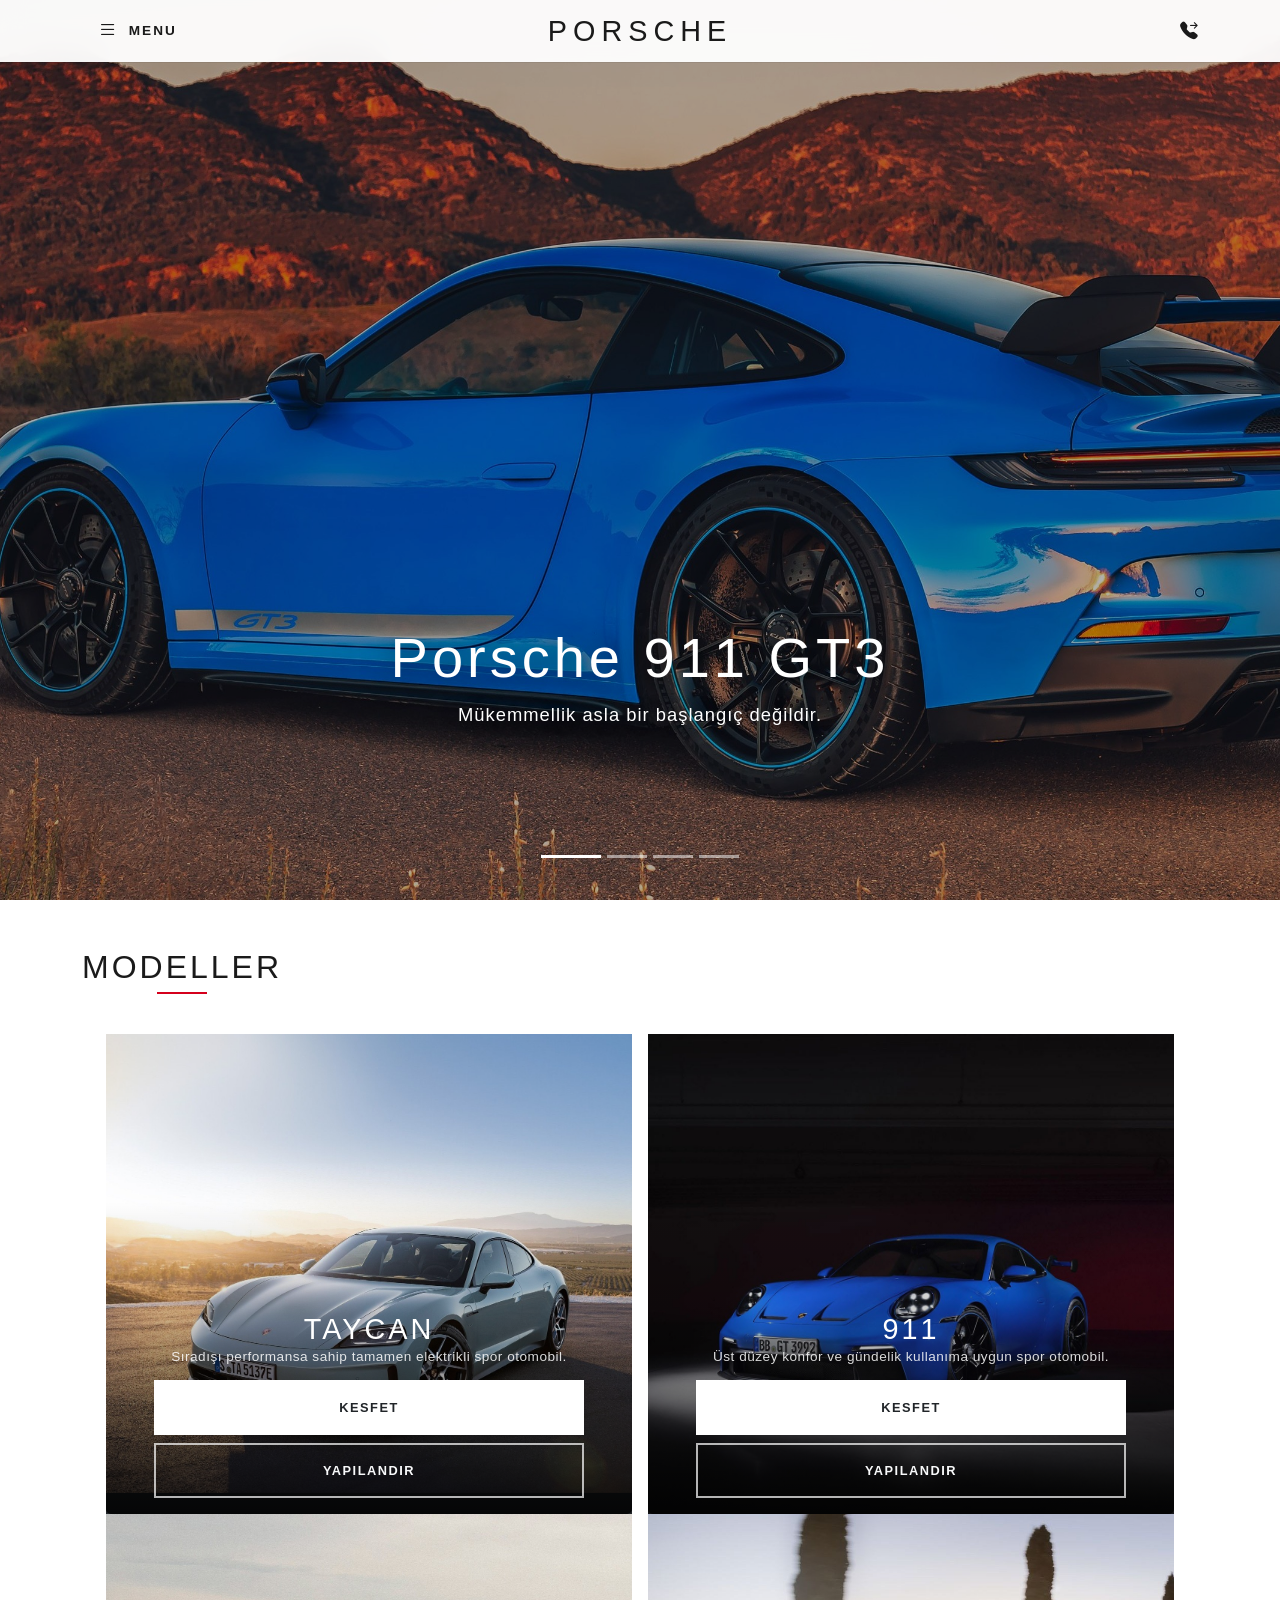
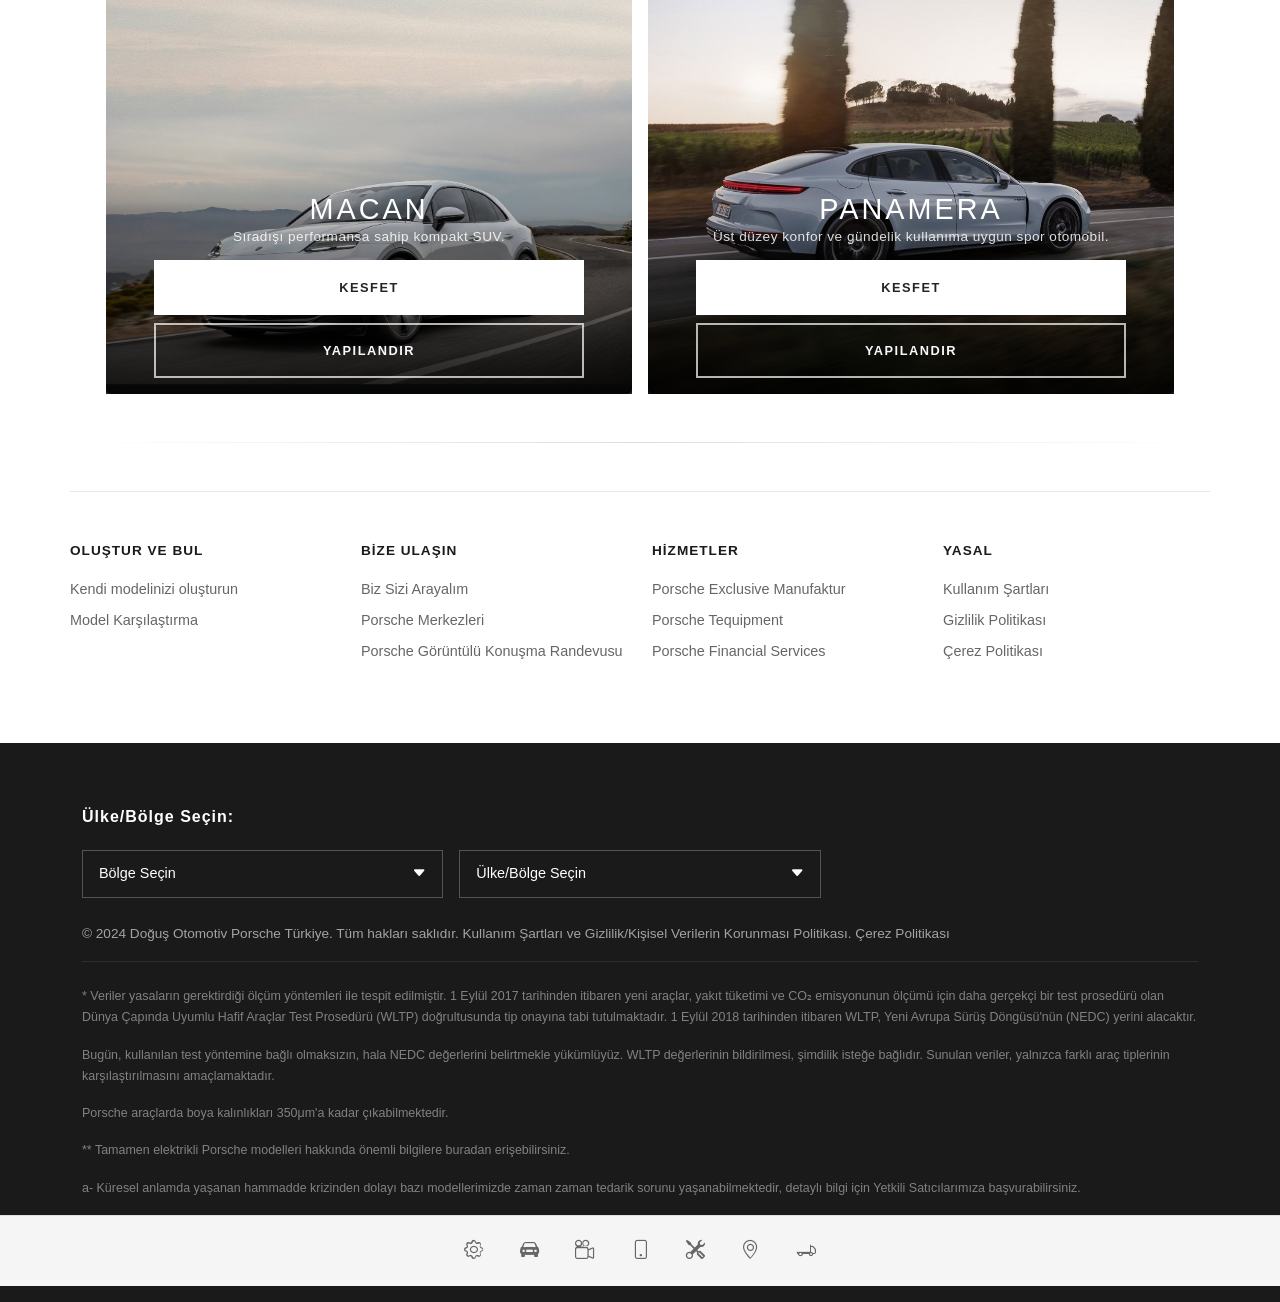
<file: index.html>
<!doctype html>
<html lang='tr'>

<head>
  <meta charset='utf-8'>
  <meta name='viewport' content='width=device-width, initial-scale=1'>
  <meta name='description'
    content='Porsche Türkiye - Spor otomobillerin efsanesi. Taycan, 911, Macan ve Panamera modellerini keşfedin.'>
  <meta name='keywords' content='Porsche, 911, Taycan, Macan, Panamera, spor otomobil'>
  <title>Porsche Türkiye – Spor Otomobil</title>
  <!-- Bootstrap CSS -->
  <link href='https://cdn.jsdelivr.net/npm/bootstrap@5.3.2/dist/css/bootstrap.min.css' rel='stylesheet'
    integrity='sha384-T3c6CoIi6uLrA9TneNEoa7RxnatzjcDSCmG1MXxSR1GAsXEV/Dwwykc2MPK8M2HN' crossorigin='anonymous'>
  <link rel="stylesheet" href="css/style.css">
  <link href="https://fonts.cdnfonts.com/css/911-porscha" rel="stylesheet">
  <link rel="stylesheet" href="https://cdn.jsdelivr.net/npm/bootstrap-icons@1.11.3/font/bootstrap-icons.min.css">
</head>

<body id="top">

  <header>
    <nav id="navbar" class="container">
      <div class="row my-2 align-items-center">
        <div class="col">
          <div id="menuu" class="text-start d-none d-sm-block">
            <a class="btn" type="button" data-bs-toggle="offcanvas" data-bs-target="#offcanvasLeft"
              aria-controls="offcanvasLeft">
              <i class="bi bi-list mx-1"></i> MENU
            </a>
          </div>
          <!-- Mobil hamburger -->
          <div class="d-sm-none">
            <a class="btn" type="button" data-bs-toggle="offcanvas" data-bs-target="#offcanvasLeft"
              aria-controls="offcanvasLeft">
              <i class="bi bi-list" style="font-size:1.4rem;"></i>
            </a>
          </div>
        </div>
        <div id="porcheyazıtipi" class="col text-center">
          PORSCHE
        </div>
        <div id="telephonee" class="col text-end my-2">
          <i class="bi bi-telephone-forward-fill"></i>
        </div>
      </div>
    </nav>
  </header>

  <!-- Offcanvas Menü -->
  <div class="offcanvas offcanvas-start" tabindex="-1" id="offcanvasLeft" aria-labelledby="offcanvasLeftLabel">
    <div class="offcanvas-header">
      <h5 class="offcanvas-title" id="offcanvasLeftLabel">PORSCHE</h5>
      <button type="button" class="btn-close" data-bs-dismiss="offcanvas" aria-label="Kapat"></button>
    </div>
    <div class="offcanvas-body">
      <a class="menu-item link-underline link-underline-opacity-0" href="#">
        <span class="h4">Modeller</span>
        <span class="menu-arrow">›</span>
      </a>

      <a class="menu-item link-underline link-underline-opacity-0" href="#">
        <span class="h4">Porsche Merkezi Bul</span>
        <span class="menu-arrow">›</span>
      </a>

      <a class="menu-item link-underline link-underline-opacity-0" href="#">
        <span class="h4">Deneyim & Etkinlikler</span>
        <span class="menu-arrow">›</span>
      </a>

      <a class="menu-item link-underline link-underline-opacity-0" href="#">
        <span class="h4">Porsche Hakkında</span>
        <span class="menu-arrow">›</span>
      </a>

      <a class="menu-item link-underline link-underline-opacity-0" href="#">
        <span class="h4">Servis & Aksesuar</span>
        <span class="menu-arrow">›</span>
      </a>
    </div>
  </div>

  <!-- Carousel -->
  <div id="carouselExampleDark" class="carousel slide carousel-fade" data-bs-ride="carousel" data-bs-pause="false">
    <div class="carousel-indicators">
      <button type="button" data-bs-target="#carouselExampleDark" data-bs-slide-to="0" class="active"
        aria-current="true" aria-label="Slide 1"></button>
      <button type="button" data-bs-target="#carouselExampleDark" data-bs-slide-to="1" aria-label="Slide 2"></button>
      <button type="button" data-bs-target="#carouselExampleDark" data-bs-slide-to="2" aria-label="Slide 3"></button>
      <button type="button" data-bs-target="#carouselExampleDark" data-bs-slide-to="3" aria-label="Slide 4"></button>
    </div>
    <div class="carousel-inner">
      <div class="carousel-item active" data-bs-interval="4000">
        <img src="./img/2022-Porsche-1.jpg" class="d-block w-100" alt="Porsche 911 GT3 ön görünüm">
        <div class="carousel-caption d-none d-md-block">
          <h1>Porsche 911 GT3</h1>
          <p>Mükemmellik asla bir başlangıç değildir.</p>
        </div>
      </div>
      <div class="carousel-item" data-bs-interval="4000">
        <img src="./img/2022-Porsche-2.jpg" class="d-block w-100" alt="Porsche 911 GT3 yandan görünüm">
        <div class="carousel-caption d-none d-md-block">
          <h1>Porsche 911 GT3</h1>
          <p>Ama her zaman bir hedeftir.</p>
        </div>
      </div>
      <div class="carousel-item" data-bs-interval="4000">
        <img src="./img/2022-Porsche-3.jpg" class="d-block w-100" alt="Porsche 911 GT3 pist görünümü">
        <div class="carousel-caption d-none d-md-block">
          <h1>Porsche 911 GT3</h1>
          <p>4.0 litrelik yüksek devirli, doğal emişli 525 PS (386 kW) motor.</p>
        </div>
      </div>
      <div class="carousel-item" data-bs-interval="4000">
        <img src="./img/2022-Porsche-4.jpg" class="d-block w-100" alt="Porsche 911 GT3 arka görünüm">
        <div class="carousel-caption d-none d-md-block">
          <h1>Porsche 911 GT3</h1>
          <p>911 GT3 modellerini ayrıntılarıyla keşfedin.</p>
        </div>
      </div>
    </div>
    <button class="carousel-control-prev" type="button" data-bs-target="#carouselExampleDark" data-bs-slide="prev">
      <span class="carousel-control-prev-icon" aria-hidden="true"></span>
      <span class="visually-hidden">Önceki</span>
    </button>
    <button class="carousel-control-next" type="button" data-bs-target="#carouselExampleDark" data-bs-slide="next">
      <span class="carousel-control-next-icon" aria-hidden="true"></span>
      <span class="visually-hidden">Sonraki</span>
    </button>
  </div>

  <!-- Modeller Bölümü -->
  <article class="container">
    <h3 class="my-5 text-center">Modeller</h3>

    <div class="row px-4 g-3">
      <div class="col-12 col-md-6">
        <div class="card card-porsche bg-dark text-white w-100">
          <img src="./img/card1.jpg" class="card-img" alt="Porsche Taycan">
          <div class="card-img-overlay d-flex flex-column justify-content-end align-items-center text-center">
            <h5 class="card-title">Taycan</h5>
            <p class="card-text">Sıradışı performansa sahip tamamen elektrikli spor otomobil.</p>
            <div class="d-grid gap-2 w-100 px-4">
              <button class="btn btn-light text-dark py-3" type="button">Kesfet</button>
              <button class="btn btn-outline-light py-3" type="button">Yapılandır</button>
            </div>
          </div>
        </div>
      </div>

      <div class="col-12 col-md-6">
        <div class="card card-porsche bg-dark text-white w-100">
          <img src="./img/card-2.jpg" class="card-img" alt="Porsche 911">
          <div class="card-img-overlay d-flex flex-column justify-content-end align-items-center text-center">
            <h5 class="card-title">911</h5>
            <p class="card-text">Üst düzey konfor ve gündelik kullanıma uygun spor otomobil.</p>
            <div class="d-grid gap-2 w-100 px-4">
              <button class="btn btn-light text-dark py-3" type="button">Kesfet</button>
              <button class="btn btn-outline-light py-3" type="button">Yapılandır</button>
            </div>
          </div>
        </div>
      </div>
    </div>

    <div class="row px-4 g-3">
      <div class="col-12 col-md-6">
        <div class="card card-porsche bg-dark text-white w-100">
          <img src="./img/kard-3.jpg" class="card-img" alt="Porsche Macan">
          <div class="card-img-overlay d-flex flex-column justify-content-end align-items-center text-center">
            <h5 class="card-title">Macan</h5>
            <p class="card-text">Sıradışı performansa sahip kompakt SUV.</p>
            <div class="d-grid gap-2 w-100 px-4">
              <button class="btn btn-light text-dark py-3" type="button">Kesfet</button>
              <button class="btn btn-outline-light py-3" type="button">Yapılandır</button>
            </div>
          </div>
        </div>
      </div>

      <div class="col-12 col-md-6">
        <div class="card card-porsche bg-dark text-white w-100">
          <img src="./img/card-4.jpg" class="card-img" alt="Porsche Panamera">
          <div class="card-img-overlay d-flex flex-column justify-content-end align-items-center text-center">
            <h5 class="card-title">Panamera</h5>
            <p class="card-text">Üst düzey konfor ve gündelik kullanıma uygun spor otomobil.</p>
            <div class="d-grid gap-2 w-100 px-4">
              <button class="btn btn-light text-dark py-3" type="button">Kesfet</button>
              <button class="btn btn-outline-light py-3" type="button">Yapılandır</button>
            </div>
          </div>
        </div>
      </div>
    </div>

    <hr class="my-5" />
  </article>

  <!-- Footer Links -->
  <div class="container footer-links">
    <div class="row">
      <div class="col-12 col-md-3 mb-4">
        <b>Oluştur ve Bul</b>
        <p>Kendi modelinizi oluşturun</p>
        <p>Model Karşılaştırma</p>
      </div>
      <div class="col-12 col-md-3 mb-4">
        <b>Bize Ulaşın</b>
        <p>Biz Sizi Arayalım</p>
        <p>Porsche Merkezleri</p>
        <p>Porsche Görüntülü Konuşma Randevusu</p>
      </div>
      <div class="col-12 col-md-3 mb-4">
        <b>Hizmetler</b>
        <p>Porsche Exclusive Manufaktur</p>
        <p>Porsche Tequipment</p>
        <p>Porsche Financial Services</p>
      </div>
      <div class="col-12 col-md-3 mb-4">
        <b>Yasal</b>
        <p>Kullanım Şartları</p>
        <p>Gizlilik Politikası</p>
        <p>Çerez Politikası</p>
      </div>
    </div>
  </div>

  <!-- Dark Footer -->
  <footer class="footer-dark">
    <div class="container">
      <div class="my-3">
        <h4>Ülke/Bölge Seçin:</h4>
      </div>

      <div class="row g-3 mb-4">
        <div class="col-12 col-md-4">
          <div class="dropdown w-100">
            <button
              class="btn btn-secondary w-100 text-start rounded-0 d-flex justify-content-between align-items-center"
              type="button" id="dropdownRegion" data-bs-toggle="dropdown" aria-expanded="false">
              <span>Bölge Seçin</span>
              <i class="bi bi-caret-down-fill"></i>
            </button>
            <ul class="dropdown-menu w-100" aria-labelledby="dropdownRegion">
              <li><a class="dropdown-item" href="#">Europe</a></li>
              <li><a class="dropdown-item" href="#">North America</a></li>
              <li><a class="dropdown-item" href="#">Africa</a></li>
              <li><a class="dropdown-item" href="#">Asia</a></li>
              <li><a class="dropdown-item" href="#">Australia</a></li>
              <li><a class="dropdown-item" href="#">Middle East</a></li>
              <li><a class="dropdown-item" href="#">Latin America</a></li>
            </ul>
          </div>
        </div>

        <div class="col-12 col-md-4">
          <div class="dropdown w-100">
            <button
              class="btn btn-secondary w-100 text-start rounded-0 d-flex justify-content-between align-items-center"
              type="button" id="dropdownCountry" data-bs-toggle="dropdown" aria-expanded="false">
              <span>Ülke/Bölge Seçin</span>
              <i class="bi bi-caret-down-fill"></i>
            </button>
            <ul class="dropdown-menu w-100" aria-labelledby="dropdownCountry">
              <li><a class="dropdown-item" href="#">Türkiye</a></li>
              <li><a class="dropdown-item" href="#">Deutschland</a></li>
              <li><a class="dropdown-item" href="#">United Kingdom</a></li>
              <li><a class="dropdown-item" href="#">France</a></li>
              <li><a class="dropdown-item" href="#">Italia</a></li>
              <li><a class="dropdown-item" href="#">España</a></li>
              <li><a class="dropdown-item" href="#">United States</a></li>
            </ul>
          </div>
        </div>
      </div>

      <p class="copyright">
        © 2024 Doğuş Otomotiv Porsche Türkiye. Tüm hakları saklıdır. Kullanım Şartları ve Gizlilik/Kişisel Verilerin
        Korunması Politikası. Çerez Politikası
      </p>

      <p>
        * Veriler yasaların gerektirdiği ölçüm yöntemleri ile tespit edilmiştir. 1 Eylül 2017 tarihinden itibaren yeni
        araçlar, yakıt tüketimi
        ve CO₂ emisyonunun ölçümü için daha gerçekçi bir test prosedürü olan Dünya Çapında Uyumlu Hafif Araçlar Test
        Prosedürü (WLTP) doğrultusunda
        tip onayına tabi tutulmaktadır. 1 Eylül 2018 tarihinden itibaren WLTP, Yeni Avrupa Sürüş Döngüsü'nün (NEDC)
        yerini alacaktır.
      </p>

      <p>
        Bugün, kullanılan test yöntemine bağlı olmaksızın, hala NEDC değerlerini belirtmekle yükümlüyüz. WLTP
        değerlerinin bildirilmesi, şimdilik isteğe bağlıdır.
        Sunulan veriler, yalnızca farklı araç tiplerinin karşılaştırılmasını amaçlamaktadır.
      </p>

      <p>
        Porsche araçlarda boya kalınlıkları 350μm'a kadar çıkabilmektedir.
      </p>

      <p>
        ** Tamamen elektrikli Porsche modelleri hakkında önemli bilgilere buradan erişebilirsiniz.
      </p>

      <p>
        a- Küresel anlamda yaşanan hammadde krizinden dolayı bazı modellerimizde zaman zaman tedarik sorunu
        yaşanabilmektedir, detaylı bilgi için Yetkili Satıcılarımıza başvurabilirsiniz.
      </p>
    </div>

    <!-- Icon Bar -->
    <div class="icon-bar text-center mt-3">
      <a href="#" aria-label="Yapılandırıcı"><i class="bi bi-gear"></i></a>
      <a href="#" aria-label="Modeller"><i class="bi bi-car-front-fill"></i></a>
      <a href="#" aria-label="Medya"><i class="bi bi-camera-reels"></i></a>
      <a href="#" aria-label="İletişim"><i class="bi bi-phone"></i></a>
      <a href="#" aria-label="Servis"><i class="bi bi-tools"></i></a>
      <a href="#" aria-label="Konum"><i class="bi bi-geo-alt"></i></a>
      <a href="#" aria-label="Teslimat"><i class="bi bi-truck-flatbed"></i></a>
    </div>
  </footer>

  <!-- Scroll to Top Button -->
  <div id="sabitbuton">
    <a href="#top" aria-label="Yukarı çık">
      <i class="bi bi-arrow-up"></i>
    </a>
  </div>

  <!-- Bootstrap JavaScript Bundle with Popper -->
  <script src='https://cdn.jsdelivr.net/npm/bootstrap@5.3.2/dist/js/bootstrap.bundle.min.js'
    integrity='sha384-C6RzsynM9kWDrMNeT87bh95OGNyZPhcTNXj1NW7RuBCsyN/o0jlpcV8Qyq46cDfL'
    crossorigin='anonymous'></script>
  <script src="js/script.js"></script>
</body>

</html>
</file>
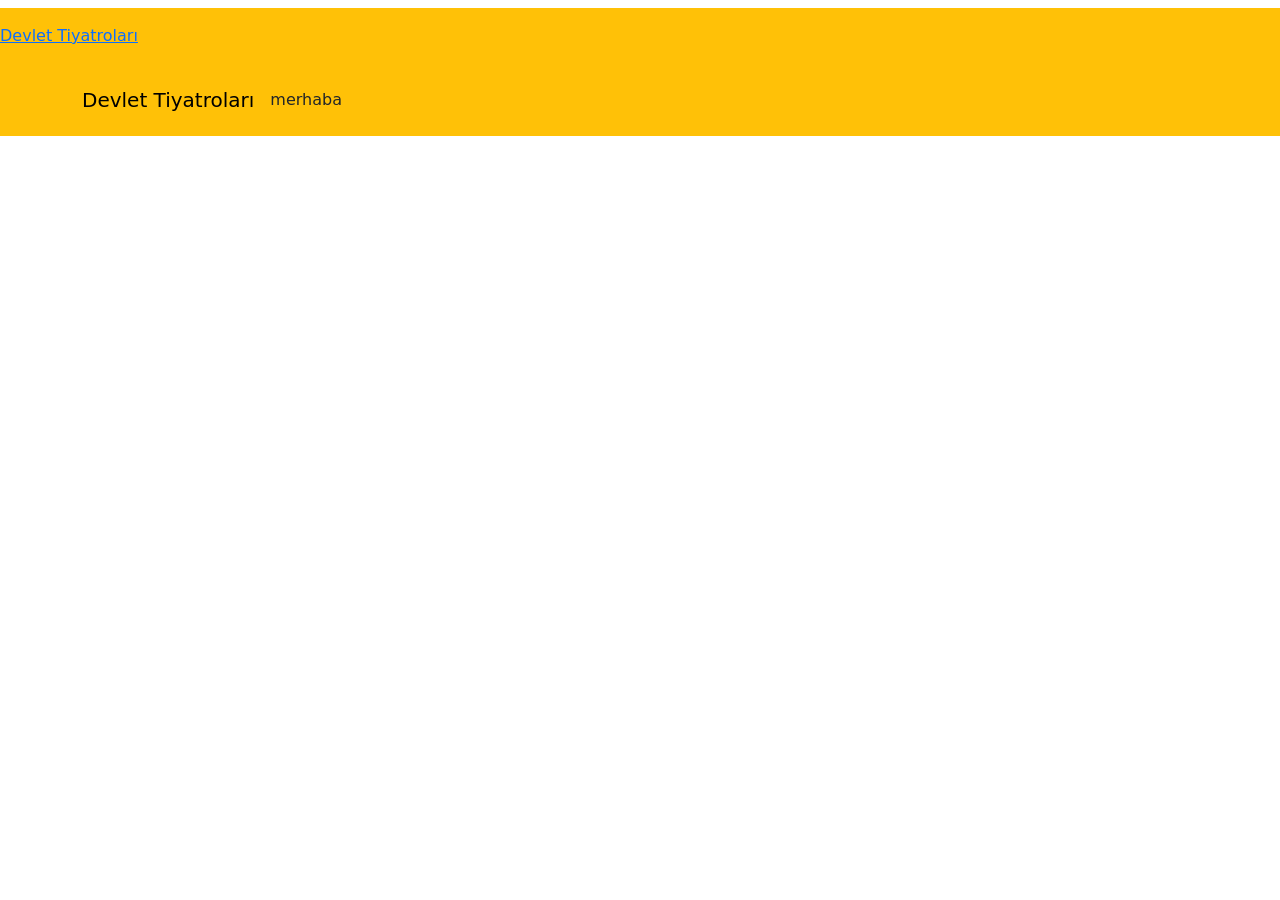
<file: index2.html>
<!doctype html>
<html lang='tr'>
<head>
    <meta charset='utf-8'>
    <meta name='viewport' content='width=device-width, initial-scale=1'>
    <meta name='description' content=''>
    <meta name='keywords' content=''>
    <title></title>
    <!-- Bootstrap CSS -->
    <link href='https://cdn.jsdelivr.net/npm/bootstrap@5.3.2/dist/css/bootstrap.min.css' rel='stylesheet' integrity='sha384-T3c6CoIi6uLrA9TneNEoa7RxnatzjcDSCmG1MXxSR1GAsXEV/Dwwykc2MPK8M2HN' crossorigin='anonymous'>
</head>
<body>
    <article class='container'>
        <h1></h1>
    </article>


<nav class="navbar navbar-expand-sm bg-warning py-3">
    <div container>
        <a href="navbar-brand">Devlet Tiyatroları</a>
        <button class="navbar-toggler" type="button" data-toggle="collapse" data-target="#navbarSupportedContent" aria-controls="navbarSupportedContent" aria-expanded="false" aria-label="Toggle navigation">
            <span class="navbar-toggler-icon"></span>
          </button>
    </div>
</nav> <!-- bu kodun amacı navbar sm ye geldiğinde (navbar expand sm) navbar toggler içindekikni 
görünür hale getir -->





<nav class="navbar navbar-expand-md bg-warning py-3">
    <div class="container">
        <a href="#" class="navbar-brand">Devlet Tiyatroları</a>
        <button class="navbar-toggler" type="button" data-bs-toggle="collapse" 
        data-bs-target="#menu1" aria-controls="menu1" aria-expanded="false" aria-label="Toggle navigation">
            <span class="navbar-toggler-icon"></span>
        </button>
        <div class="collapse navbar-collapse" id="menu1">
            merhaba
        </div>
    </div>
</nav>


    <!-- Bootstrap JavaScript Bundle with Popper -->
    <script src='https://cdn.jsdelivr.net/npm/bootstrap@5.3.2/dist/js/bootstrap.bundle.min.js' integrity='sha384-C6RzsynM9kWDrMNeT87bh95OGNyZPhcTNXj1NW7RuBCsyN/o0jlpcV8Qyq46cDfL' crossorigin='anonymous'></script>
</body>
</html>
</file>
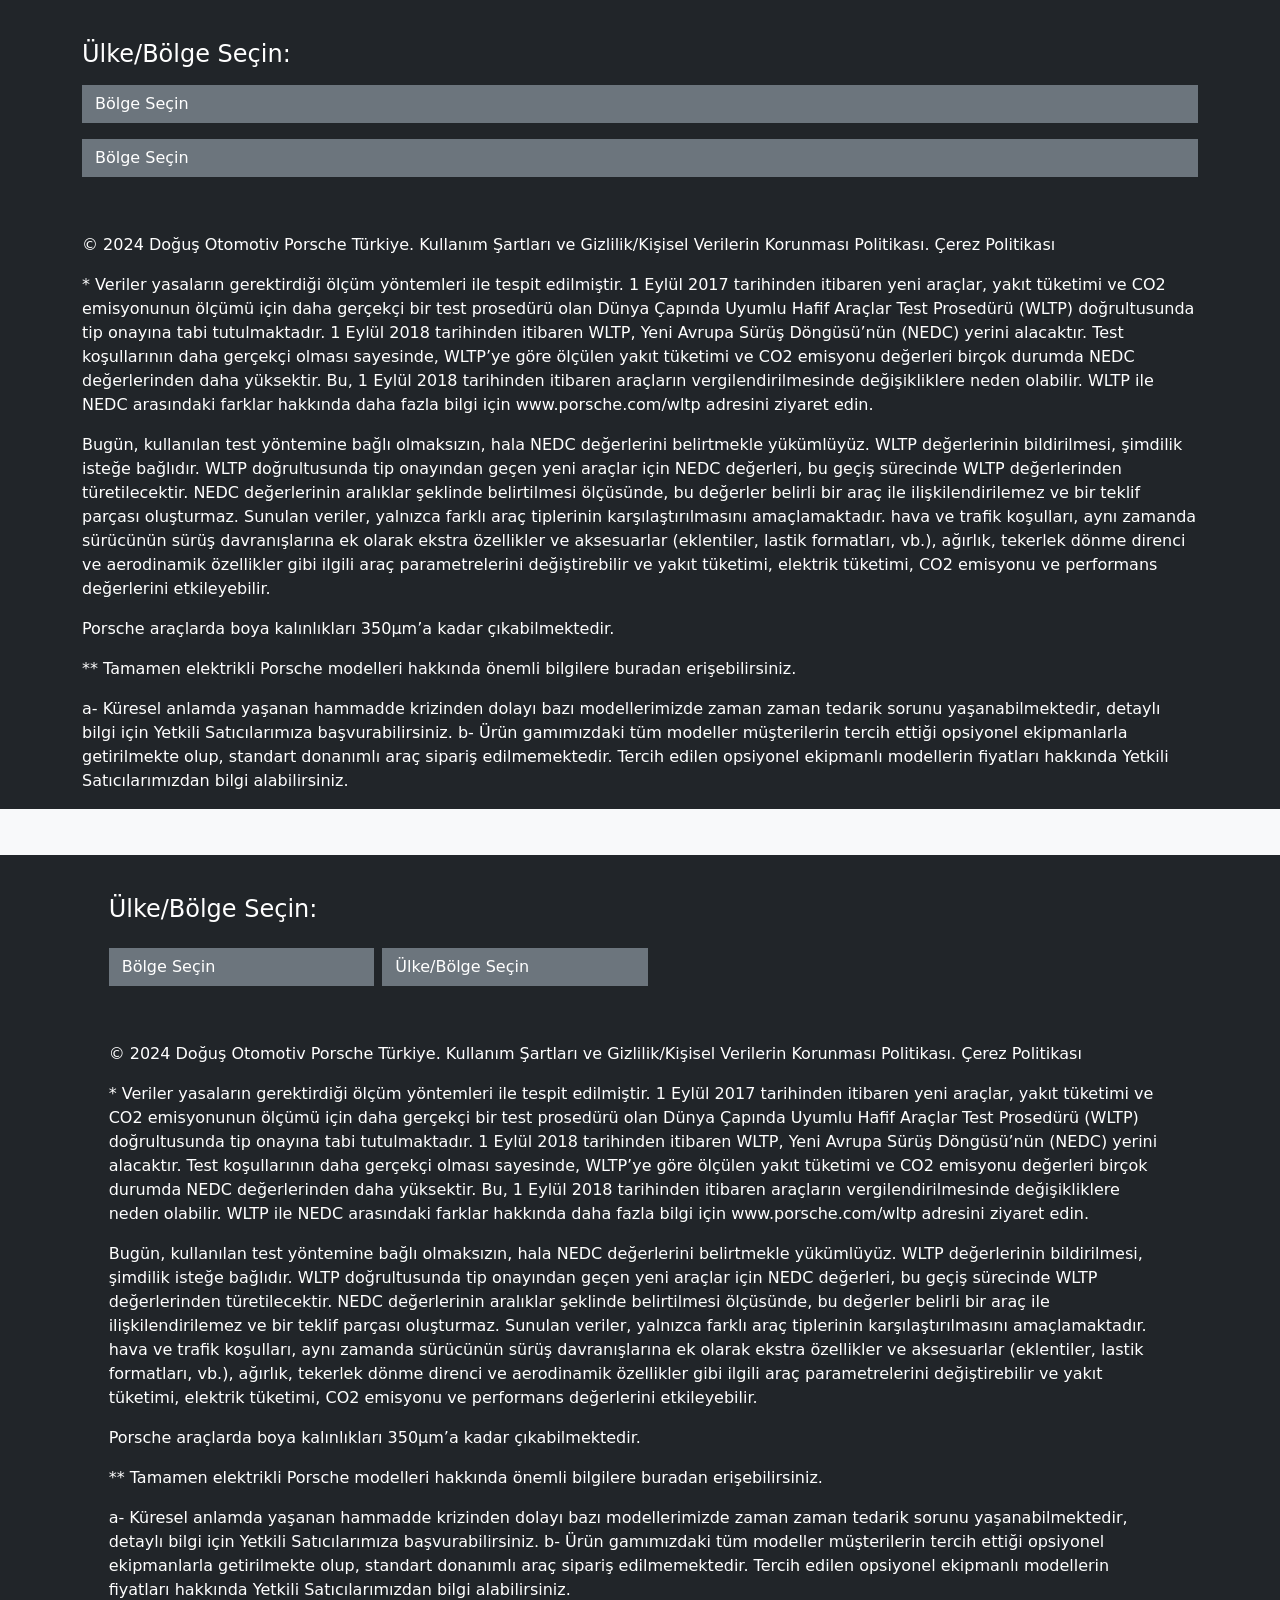
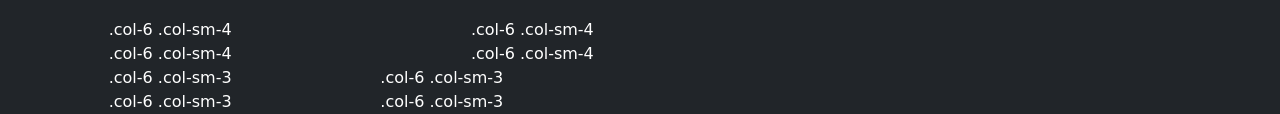
<file: index3.html>
<!doctype html>
<html lang='tr'>
<head>
    <meta charset='utf-8'>
    <meta name='viewport' content='width=device-width, initial-scale=1'>
    <meta name='description' content=''>
    <meta name='keywords' content=''>
    <title></title>
    <!-- Bootstrap CSS -->
    <link href='https://cdn.jsdelivr.net/npm/bootstrap@5.3.2/dist/css/bootstrap.min.css' rel='stylesheet' integrity='sha384-T3c6CoIi6uLrA9TneNEoa7RxnatzjcDSCmG1MXxSR1GAsXEV/Dwwykc2MPK8M2HN' crossorigin='anonymous'>
</head>
<body>

    <div class="bg-dark  text-white">
        <br>
        <div class="container ">
            <div class="mt-3">
                <h4>Ülke/Bölge Seçin:</h4>
            </div>
            <div class="dropdown w-100 btn btn-secondary me-2 my-2 text-start  rounded-0 " type="button" id="dropdownMenuButton1" data-bs-toggle="dropdown" aria-expanded="false" >
                <div class="d-flex justify-content-between">
                  <span>Bölge Seçin</span>
                  <span><i class="bi bi-caret-down-fill"></i></span>
                </div>
                <ul class="dropdown-menu" aria-labelledby="dropdownMenuButton1">
                  <li><a class="dropdown-item" href="#">Europe</a></li>
                  <li><a class="dropdown-item" href="#">North America</a></li>
                  <li><a class="dropdown-item" href="#">Africa</a></li>
                  <li><a class="dropdown-item" href="#">Asia</a></li>
                  <li><a class="dropdown-item" href="#">Australia</a></li>
                  <li><a class="dropdown-item" href="#">Middle East</a></li>
                  <li><a class="dropdown-item" href="#">Latin America</a></li>
                </ul>
              </div>

              <div class="dropdown w-100 btn btn-secondary me-2 my-2 text-start  rounded-0 " type="button" id="dropdownMenuButton1" data-bs-toggle="dropdown" aria-expanded="false" >
                <div class="d-flex justify-content-between">
                  <span>Bölge Seçin</span>
                  <span><i class="bi bi-caret-down-fill"></i></span>
                </div>
                <ul class="dropdown-menu" aria-labelledby="dropdownMenuButton1">
                  <li><a class="dropdown-item" href="#">Europe</a></li>
                  <li><a class="dropdown-item" href="#">North America</a></li>
                  <li><a class="dropdown-item" href="#">Africa</a></li>
                  <li><a class="dropdown-item" href="#">Asia</a></li>
                  <li><a class="dropdown-item" href="#">Australia</a></li>
                  <li><a class="dropdown-item" href="#">Middle East</a></li>
                  <li><a class="dropdown-item" href="#">Latin America</a></li>
                </ul>
              </div>

              <p class="mt-5">
                © 2024 Doğuş Otomotiv Porsche Türkiye.  Kullanım Şartları ve Gizlilik/Kişisel Verilerin Korunması Politikası. Çerez Politikası 
              </p>
        
              <p >
                * Veriler yasaların gerektirdiği ölçüm yöntemleri ile tespit edilmiştir. 1 Eylül 2017 tarihinden itibaren yeni araçlar, yakıt tüketimi 
                ve CO2 emisyonunun ölçümü için daha gerçekçi bir test prosedürü olan Dünya Çapında Uyumlu Hafif Araçlar Test Prosedürü (WLTP) doğrultusunda
                 tip onayına tabi tutulmaktadır. 1 Eylül 2018 tarihinden itibaren WLTP, Yeni Avrupa Sürüş Döngüsü’nün (NEDC) yerini alacaktır. Test koşullarının
                  daha gerçekçi olması sayesinde, WLTP’ye göre ölçülen yakıt tüketimi ve CO2 emisyonu değerleri birçok durumda NEDC değerlerinden daha yüksektir.
                   Bu, 1 Eylül 2018 tarihinden itibaren araçların vergilendirilmesinde değişikliklere neden olabilir. WLTP ile NEDC arasındaki farklar hakkında daha fazla 
                   bilgi için www.porsche.com/wltp adresini ziyaret edin.
              </p>
        
              <p>
                Bugün, kullanılan test yöntemine bağlı olmaksızın, hala NEDC değerlerini belirtmekle yükümlüyüz. WLTP değerlerinin bildirilmesi, şimdilik isteğe bağlıdır. 
                WLTP doğrultusunda tip onayından geçen yeni araçlar için NEDC değerleri, bu geçiş sürecinde WLTP değerlerinden türetilecektir. NEDC değerlerinin aralıklar 
                şeklinde belirtilmesi ölçüsünde, bu değerler belirli bir araç ile ilişkilendirilemez ve bir teklif parçası oluşturmaz. Sunulan veriler, yalnızca farklı araç
                 tiplerinin karşılaştırılmasını amaçlamaktadır. hava ve trafik koşulları, aynı zamanda sürücünün sürüş davranışlarına ek olarak ekstra özellikler ve aksesuarlar
                  (eklentiler, lastik formatları, vb.), ağırlık, tekerlek dönme direnci ve aerodinamik özellikler gibi ilgili araç parametrelerini değiştirebilir ve yakıt tüketimi,
                   elektrik tüketimi, CO2 emisyonu ve performans değerlerini etkileyebilir.
              </p>
        
              <p>
                Porsche araçlarda boya kalınlıkları 350μm’a kadar çıkabilmektedir.
              </p>
        
              <p>
                ** Tamamen elektrikli Porsche modelleri hakkında önemli bilgilere buradan erişebilirsiniz.
              </p>
        
              <p>
                a- Küresel anlamda yaşanan hammadde krizinden dolayı bazı modellerimizde zaman zaman tedarik sorunu yaşanabilmektedir, detaylı bilgi için Yetkili Satıcılarımıza başvurabilirsiniz.
                b- Ürün gamımızdaki tüm modeller müşterilerin tercih ettiği opsiyonel ekipmanlarla getirilmekte olup, standart donanımlı araç sipariş edilmemektedir. Tercih edilen opsiyonel ekipmanlı modellerin 
                fiyatları hakkında Yetkili Satıcılarımızdan bilgi alabilirsiniz.
              </p>
        </div>


        <p id="sabitbuton" class="text-end but but-expand-sm d-md-block d-xl-none "><a href="#top"><i class="bi  bi-arrow-up-circle h2  text-end"></i></a></p><!-- yani md büyüklüğünün sonuna kadar göster md den çıktığı anda xl büyüklüğünün sonuna kadar  gizle  -->



        <div class="navbar  bg-light text-center">
          <a class="btn my-2  " href="#"><i class="bi bi-gear"></i></a>
          <a class="btn my-2  " href="#"><i class="bi bi-car-front-fill"></i></a>
          <a class="btn my-2  " href="#"><i class="bi bi-camera-reels"></i></a>
          <a class="btn my-2  " href="#"><i class="bi bi-phone"></i></a>
          <a class="btn my-2  " href="#"><i class="bi bi-gear"></i></a>
          <a class="btn my-2  " href="#"><i class="bi bi-geo-alt"></i></a>
          <a class="btn my-2  " href="#"><i class="bi bi-truck-flatbed"></i></a>
        </div>
  


    </div>

    





    



    <div class="row bg-dark">
        <div class="col-1">
        </div>
        <div class="col-10">
          <div id="altkisim" class="text-white ">

            <br>
            
      <div class="my-3">
        <h4>Ülke/Bölge Seçin:</h4>
      </div>
        
      
      <div class="container ">
        <div id="butonlar" class="row">
          <div class="dropdown col-12 col-md-3  btn btn-secondary me-2 my-2 text-start  rounded-0 " type="button" id="dropdownMenuButton1" data-bs-toggle="dropdown" aria-expanded="false" >
            <div class="d-flex justify-content-between">
              <span>Bölge Seçin</span>
              <span><i class="bi bi-caret-down-fill"></i></span>
            </div>
            <ul class="dropdown-menu" aria-labelledby="dropdownMenuButton1">
              <li><a class="dropdown-item" href="#">Europe</a></li>
              <li><a class="dropdown-item" href="#">North America</a></li>
              <li><a class="dropdown-item" href="#">Africa</a></li>
              <li><a class="dropdown-item" href="#">Asia</a></li>
              <li><a class="dropdown-item" href="#">Australia</a></li>
              <li><a class="dropdown-item" href="#">Middle East</a></li>
              <li><a class="dropdown-item" href="#">Latin America</a></li>
            </ul>
          </div>
          
          <div class="col-12 col-md-3  btn btn-secondary my-2 text-start  rounded-0 " type="button" id="dropdownMenuButton2" data-bs-toggle="dropdown" aria-expanded="false">
            <div class="d-flex justify-content-between">
              <span>Ülke/Bölge Seçin</span>
              <span><i class="bi bi-caret-down-fill"></i></span>
            </div> 
            <ul class="dropdown-menu " aria-labelledby="dropdownMenuButton2">
              <li><a class="dropdown-item" href="#">Europe</a></li>
              <li><a class="dropdown-item" href="#">North America</a></li>
              <li><a class="dropdown-item" href="#">Africa</a></li>
              <li><a class="dropdown-item" href="#">Asia</a></li>
              <li><a class="dropdown-item" href="#">Australia</a></li>
              <li><a class="dropdown-item" href="#">Middle East</a></li>
              <li><a class="dropdown-item" href="#">Latin America</a></li>
            </ul>
          </div>
        </div>
      </div>

      <p class="mt-5">
        © 2024 Doğuş Otomotiv Porsche Türkiye.  Kullanım Şartları ve Gizlilik/Kişisel Verilerin Korunması Politikası. Çerez Politikası 
      </p>

      <p >
        * Veriler yasaların gerektirdiği ölçüm yöntemleri ile tespit edilmiştir. 1 Eylül 2017 tarihinden itibaren yeni araçlar, yakıt tüketimi 
        ve CO2 emisyonunun ölçümü için daha gerçekçi bir test prosedürü olan Dünya Çapında Uyumlu Hafif Araçlar Test Prosedürü (WLTP) doğrultusunda
         tip onayına tabi tutulmaktadır. 1 Eylül 2018 tarihinden itibaren WLTP, Yeni Avrupa Sürüş Döngüsü’nün (NEDC) yerini alacaktır. Test koşullarının
          daha gerçekçi olması sayesinde, WLTP’ye göre ölçülen yakıt tüketimi ve CO2 emisyonu değerleri birçok durumda NEDC değerlerinden daha yüksektir.
           Bu, 1 Eylül 2018 tarihinden itibaren araçların vergilendirilmesinde değişikliklere neden olabilir. WLTP ile NEDC arasındaki farklar hakkında daha fazla 
           bilgi için www.porsche.com/wltp adresini ziyaret edin.
      </p>

      <p>
        Bugün, kullanılan test yöntemine bağlı olmaksızın, hala NEDC değerlerini belirtmekle yükümlüyüz. WLTP değerlerinin bildirilmesi, şimdilik isteğe bağlıdır. 
        WLTP doğrultusunda tip onayından geçen yeni araçlar için NEDC değerleri, bu geçiş sürecinde WLTP değerlerinden türetilecektir. NEDC değerlerinin aralıklar 
        şeklinde belirtilmesi ölçüsünde, bu değerler belirli bir araç ile ilişkilendirilemez ve bir teklif parçası oluşturmaz. Sunulan veriler, yalnızca farklı araç
         tiplerinin karşılaştırılmasını amaçlamaktadır. hava ve trafik koşulları, aynı zamanda sürücünün sürüş davranışlarına ek olarak ekstra özellikler ve aksesuarlar
          (eklentiler, lastik formatları, vb.), ağırlık, tekerlek dönme direnci ve aerodinamik özellikler gibi ilgili araç parametrelerini değiştirebilir ve yakıt tüketimi,
           elektrik tüketimi, CO2 emisyonu ve performans değerlerini etkileyebilir.
      </p>

      <p>
        Porsche araçlarda boya kalınlıkları 350μm’a kadar çıkabilmektedir.
      </p>

      <p>
        ** Tamamen elektrikli Porsche modelleri hakkında önemli bilgilere buradan erişebilirsiniz.
      </p>

      <p>
        a- Küresel anlamda yaşanan hammadde krizinden dolayı bazı modellerimizde zaman zaman tedarik sorunu yaşanabilmektedir, detaylı bilgi için Yetkili Satıcılarımıza başvurabilirsiniz.
        b- Ürün gamımızdaki tüm modeller müşterilerin tercih ettiği opsiyonel ekipmanlarla getirilmekte olup, standart donanımlı araç sipariş edilmemektedir. Tercih edilen opsiyonel ekipmanlı modellerin 
        fiyatları hakkında Yetkili Satıcılarımızdan bilgi alabilirsiniz.
      </p>
   



      <div class="row">
        <div class="col-6 col-sm-4">.col-6 .col-sm-4</div>
        <div class="col-6 col-sm-4">.col-6 .col-sm-4</div>
      
        <!-- Force next columns to break to new line at md breakpoint and up -->
        <div class="w-100 d-none d-md-block"></div>
      
        <div class="col-6 col-sm-4">.col-6 .col-sm-4</div>
        <div class="col-6 col-sm-4">.col-6 .col-sm-4</div>
      </div>

      <div class="row">
        <div class="col-6 col-sm-3">.col-6 .col-sm-3</div>
        <div class="col-6 col-sm-3">.col-6 .col-sm-3</div>
      
        <!-- Force next columns to break to new line -->
        <div class="w-100"></div>
      
        <div class="col-6 col-sm-3">.col-6 .col-sm-3</div>
        <div class="col-6 col-sm-3">.col-6 .col-sm-3</div>
      </div>

</body>
</html>
</file>
<file: css/style.css>
/* ========================================
   PORSCHE CLONE - Professional Stylesheet
   ======================================== */

/* --- Reset & Base --- */
*,
*::before,
*::after {
    margin: 0;
    padding: 0;
    box-sizing: border-box;
}

html {
    scroll-behavior: smooth;
}

body {
    font-family: 'Segoe UI', 'Helvetica Neue', Arial, sans-serif;
    color: #1a1a1a;
    background-color: #fff;
    line-height: 1.6;
    -webkit-font-smoothing: antialiased;
    -moz-osx-font-smoothing: grayscale;
}

a {
    text-decoration: none;
    transition: color 0.3s ease;
}

/* --- Porsche Font --- */
#porcheyazıtipi {
    font-family: '911 Porscha', sans-serif;
    letter-spacing: 6px;
    font-weight: 400;
    font-size: 1.8rem;
    transition: opacity 0.3s ease;
}

/* --- Navbar --- */
#navbar {
    position: relative;
    z-index: 1050;
    transition: all 0.4s ease;
}

header {
    position: fixed;
    top: 0;
    left: 0;
    right: 0;
    z-index: 1040;
    background: rgba(255, 255, 255, 0.95);
    backdrop-filter: blur(12px);
    -webkit-backdrop-filter: blur(12px);
    box-shadow: 0 1px 0 rgba(0, 0, 0, 0.06);
    transition: all 0.4s ease;
}

header.scrolled {
    background: rgba(0, 0, 0, 0.92);
    backdrop-filter: blur(16px);
    -webkit-backdrop-filter: blur(16px);
    box-shadow: 0 2px 20px rgba(0, 0, 0, 0.3);
}

header.scrolled #porcheyazıtipi,
header.scrolled #menuu a,
header.scrolled #telephonee i {
    color: #fff !important;
}

header.scrolled #menuu a:hover {
    color: #d5001c !important;
}

/* Navbar boşluk — header fixed olduğu için */
body {
    padding-top: 70px;
}

/* Menu Button */
#menuu a {
    font-size: 0.85rem;
    font-weight: 600;
    letter-spacing: 2px;
    text-transform: uppercase;
    color: #1a1a1a;
    transition: color 0.3s ease;
    border: none;
}

#menuu a:hover {
    color: #d5001c;
}

#menuu a i {
    font-size: 1.2rem;
    vertical-align: middle;
}

/* Phone icon */
#telephonee i {
    font-size: 1.1rem;
    color: #1a1a1a;
    cursor: pointer;
    transition: color 0.3s ease;
}

#telephonee i:hover {
    color: #d5001c;
}

/* --- Offcanvas Menu --- */
.offcanvas {
    background: #1a1a1a !important;
    color: #fff;
    max-width: 400px;
}

.offcanvas-header {
    border-bottom: 1px solid rgba(255, 255, 255, 0.1);
    padding: 1.5rem 2rem;
}

.offcanvas-title {
    font-family: '911 Porscha', sans-serif;
    letter-spacing: 4px;
    font-size: 1.2rem;
    color: #fff;
}

.offcanvas .btn-close {
    filter: invert(1);
    opacity: 0.7;
    transition: opacity 0.3s ease;
}

.offcanvas .btn-close:hover {
    opacity: 1;
}

.offcanvas-body {
    padding: 1.5rem 2rem;
}

.offcanvas-body p {
    margin-bottom: 0;
}

.offcanvas-body .menu-item {
    display: block;
    padding: 1rem 0;
    border-bottom: 1px solid rgba(255, 255, 255, 0.08);
    transition: all 0.3s ease;
}

.offcanvas-body .menu-item:hover {
    padding-left: 12px;
    border-bottom-color: #d5001c;
}

.offcanvas-body .menu-item .h4 {
    color: #fff !important;
    font-size: 1rem;
    font-weight: 500;
    letter-spacing: 1px;
}

.offcanvas-body .menu-item:hover .h4 {
    color: #d5001c !important;
}

.offcanvas-body .menu-item .menu-arrow {
    color: rgba(255, 255, 255, 0.4);
    transition: all 0.3s ease;
    float: right;
}

.offcanvas-body .menu-item:hover .menu-arrow {
    color: #d5001c;
    transform: translateX(4px);
}

/* --- Carousel --- */
.carousel {
    margin-top: -70px;
    /* header altına girsin */
}

.carousel-item img {
    width: 100%;
    height: 100vh;
    object-fit: cover;
    filter: brightness(0.75);
    transition: filter 0.6s ease;
}

.carousel-item.active img {
    filter: brightness(0.7);
}

.carousel-caption {
    bottom: 15%;
    text-align: center;
}

.carousel-caption h1 {
    font-family: '911 Porscha', sans-serif;
    font-size: 3.5rem;
    letter-spacing: 4px;
    text-shadow: 0 2px 30px rgba(0, 0, 0, 0.5);
    margin-bottom: 0.5rem;
    animation: fadeInUp 0.8s ease both;
}

.carousel-caption p {
    font-size: 1.15rem;
    font-weight: 300;
    letter-spacing: 1px;
    text-shadow: 0 1px 15px rgba(0, 0, 0, 0.5);
    opacity: 0.9;
    animation: fadeInUp 0.8s 0.2s ease both;
}

@keyframes fadeInUp {
    from {
        opacity: 0;
        transform: translateY(20px);
    }

    to {
        opacity: 1;
        transform: translateY(0);
    }
}

/* Carousel Controls */
.carousel-control-prev,
.carousel-control-next {
    width: 6%;
    opacity: 0;
    transition: opacity 0.3s ease;
}

.carousel:hover .carousel-control-prev,
.carousel:hover .carousel-control-next {
    opacity: 0.8;
}

.carousel-control-prev-icon,
.carousel-control-next-icon {
    width: 3rem;
    height: 3rem;
}

.carousel-indicators {
    margin-bottom: 2rem;
}

.carousel-indicators [data-bs-target] {
    width: 40px;
    height: 3px;
    border-radius: 2px;
    transition: all 0.4s ease;
    opacity: 0.5;
}

.carousel-indicators .active {
    width: 60px;
    opacity: 1;
}

/* --- Models Section --- */
article.container h3 {
    font-family: '911 Porscha', sans-serif;
    font-size: 2rem;
    letter-spacing: 3px;
    font-weight: 400;
    text-transform: uppercase;
    position: relative;
    display: inline-block;
}

article.container .text-center {
    text-align: center !important;
}

article.container h3::after {
    content: '';
    position: absolute;
    bottom: -8px;
    left: 50%;
    transform: translateX(-50%);
    width: 50px;
    height: 2px;
    background: #d5001c;
}

/* --- Model Cards --- */
.card-porsche {
    font-family: '911 Porscha', sans-serif;
    border: none;
    border-radius: 0;
    overflow: hidden;
    cursor: pointer;
    position: relative;
}

.card-porsche .card-img {
    height: 480px;
    object-fit: cover;
    /* Scale up to allow moving vertically without gaps */
    transform: scale(1.2) translateY(-8%);
    transition: transform 0.8s ease, filter 0.5s ease;
}

.card-porsche:hover .card-img {
    /* Maintain lift on hover, slight zoom */
    transform: scale(1.25) translateY(-8%);
    filter: brightness(0.65);
}

/* Remove per-card object-position as we are using transform now */
.card-porsche .card-img[alt*="Taycan"] {
    transform: scale(1.2) translateY(-12%);
}

.card-porsche .card-img[alt*="911"] {
    transform: scale(1.2) translateY(-5%);
}

.card-porsche .card-img[alt*="Macan"] {
    transform: scale(1.2) translateY(-10%);
}

.card-porsche .card-img[alt*="Panamera"] {
    transform: scale(1.2) translateY(-8%);
}

.card-porsche .card-img-overlay {
    background: linear-gradient(to top,
            rgba(0, 0, 0, 0.85) 0%,
            rgba(0, 0, 0, 0.2) 40%,
            rgba(0, 0, 0, 0) 65%);
    transition: background 0.5s ease;
    padding: 1rem 1.5rem;
}

.card-porsche:hover .card-img-overlay {
    background: linear-gradient(to top,
            rgba(0, 0, 0, 0.85) 0%,
            rgba(0, 0, 0, 0.25) 45%,
            rgba(0, 0, 0, 0.05) 70%);
}

.card-porsche .card-title {
    font-size: 1.8rem;
    letter-spacing: 3px;
    text-transform: uppercase;
    margin-bottom: 0px;
    transition: transform 0.4s ease;
}

.card-porsche:hover .card-title {
    transform: translateY(-5px);
}

.card-porsche .card-text {
    font-family: 'Segoe UI', 'Helvetica Neue', Arial, sans-serif;
    font-size: 0.85rem;
    opacity: 0.85;
    letter-spacing: 0.5px;
    margin-bottom: 0.75rem;
    transition: opacity 0.4s ease;
}

.card-porsche:hover .card-text {
    opacity: 1;
}

/* Card Buttons */
.card-porsche .btn-light {
    border-radius: 0;
    font-weight: 600;
    font-size: 0.8rem;
    letter-spacing: 1.5px;
    text-transform: uppercase;
    border: 2px solid #fff;
    background: #fff;
    color: #1a1a1a;
    padding: 0.65rem 1rem;
    transition: all 0.3s ease;
}

.card-porsche .btn-light:hover {
    background: #d5001c;
    border-color: #d5001c;
    color: #fff;
}

.card-porsche .btn-outline-light {
    border-radius: 0;
    font-weight: 600;
    font-size: 0.8rem;
    letter-spacing: 1.5px;
    text-transform: uppercase;
    border: 2px solid rgba(255, 255, 255, 0.7);
    padding: 0.65rem 1rem;
    transition: all 0.3s ease;
}

.card-porsche .btn-outline-light:hover {
    background: rgba(255, 255, 255, 0.15);
    border-color: #fff;
}

/* --- Footer Links Section --- */
.footer-links {
    padding: 3rem 0;
    border-top: 1px solid #e8e8e8;
}

.footer-links b {
    font-size: 0.85rem;
    letter-spacing: 1px;
    text-transform: uppercase;
    display: block;
    margin-bottom: 1rem;
}

.footer-links p {
    font-size: 0.9rem;
    color: #666;
    cursor: pointer;
    transition: color 0.3s ease;
    margin-bottom: 0.5rem;
}

.footer-links p:hover {
    color: #d5001c;
}

/* --- Dark Footer --- */
.footer-dark {
    background-color: #1a1a1a;
    color: rgba(255, 255, 255, 0.7);
    padding: 3rem 0 1rem;
}

.footer-dark h4 {
    font-size: 1rem;
    font-weight: 600;
    letter-spacing: 1px;
    color: #fff;
    margin-bottom: 1.5rem;
}

.footer-dark .btn-secondary {
    background: transparent;
    border: 1px solid rgba(255, 255, 255, 0.25);
    border-radius: 0;
    font-size: 0.9rem;
    padding: 0.75rem 1rem;
    transition: all 0.3s ease;
}

.footer-dark .btn-secondary:hover {
    border-color: rgba(255, 255, 255, 0.6);
    background: rgba(255, 255, 255, 0.05);
}

.footer-dark p {
    font-size: 0.78rem;
    line-height: 1.7;
    color: rgba(255, 255, 255, 0.45);
}

.footer-dark .copyright {
    font-size: 0.85rem;
    color: rgba(255, 255, 255, 0.6);
    padding-bottom: 1rem;
    border-bottom: 1px solid rgba(255, 255, 255, 0.08);
    margin-bottom: 1.5rem;
}

/* --- Icon Bar --- */
.icon-bar {
    background: #f5f5f5;
    border-top: 1px solid #e0e0e0;
    padding: 0.75rem 0;
}

.icon-bar a {
    color: #666;
    font-size: 1.2rem;
    padding: 0.5rem 1rem;
    transition: all 0.3s ease;
    display: inline-flex;
    align-items: center;
    justify-content: center;
}

.icon-bar a:hover {
    color: #d5001c;
    transform: translateY(-2px);
}

/* --- Scroll to Top Button --- */
#sabitbuton {
    position: fixed;
    bottom: 30px;
    right: 30px;
    z-index: 1000;
    opacity: 0;
    visibility: hidden;
    transition: all 0.4s ease;
}

#sabitbuton.visible {
    opacity: 1;
    visibility: visible;
}

#sabitbuton a {
    display: flex;
    align-items: center;
    justify-content: center;
    width: 48px;
    height: 48px;
    background: #d5001c;
    color: #fff;
    border-radius: 50%;
    box-shadow: 0 4px 15px rgba(213, 0, 28, 0.4);
    transition: all 0.3s ease;
}

#sabitbuton a:hover {
    background: #b8001a;
    transform: translateY(-3px);
    box-shadow: 0 6px 20px rgba(213, 0, 28, 0.5);
}

#sabitbuton a i {
    font-size: 1.3rem;
    color: #fff;
}

/* --- Horizontal Rule --- */
hr {
    border: none;
    height: 1px;
    background: linear-gradient(to right,
            transparent,
            #ddd,
            transparent);
    opacity: 1;
}

/* --- Responsive --- */
@media (max-width: 991.98px) {
    .carousel-item img {
        height: 60vh;
    }

    .carousel-caption h1 {
        font-size: 2rem;
    }

    .card-porsche .card-img {
        height: 320px;
    }

    #porcheyazıtipi {
        font-size: 1.4rem;
        letter-spacing: 4px;
    }
}

@media (max-width: 767.98px) {
    body {
        padding-top: 60px;
    }

    .carousel {
        margin-top: -60px;
    }

    .carousel-item img {
        height: 50vh;
    }

    .carousel-caption {
        bottom: 10%;
    }

    .carousel-caption h1 {
        font-size: 1.6rem;
        letter-spacing: 2px;
    }

    .carousel-caption p {
        font-size: 0.9rem;
    }

    .card-porsche .card-img {
        height: 280px;
    }

    .card-porsche .card-title {
        font-size: 1.5rem;
    }

    .footer-links .col-3,
    .footer-links .col-6 {
        flex: 0 0 100%;
        max-width: 100%;
        margin-bottom: 1.5rem;
    }

    #porcheyazıtipi {
        font-size: 1.2rem;
        letter-spacing: 3px;
    }
}

/* --- Dropdown Arrow Fix --- */
.dropdown-toggle::after {
    margin-left: auto;
}

/* --- Selection Color --- */
::selection {
    background: #d5001c;
    color: #fff;
}
</file>
